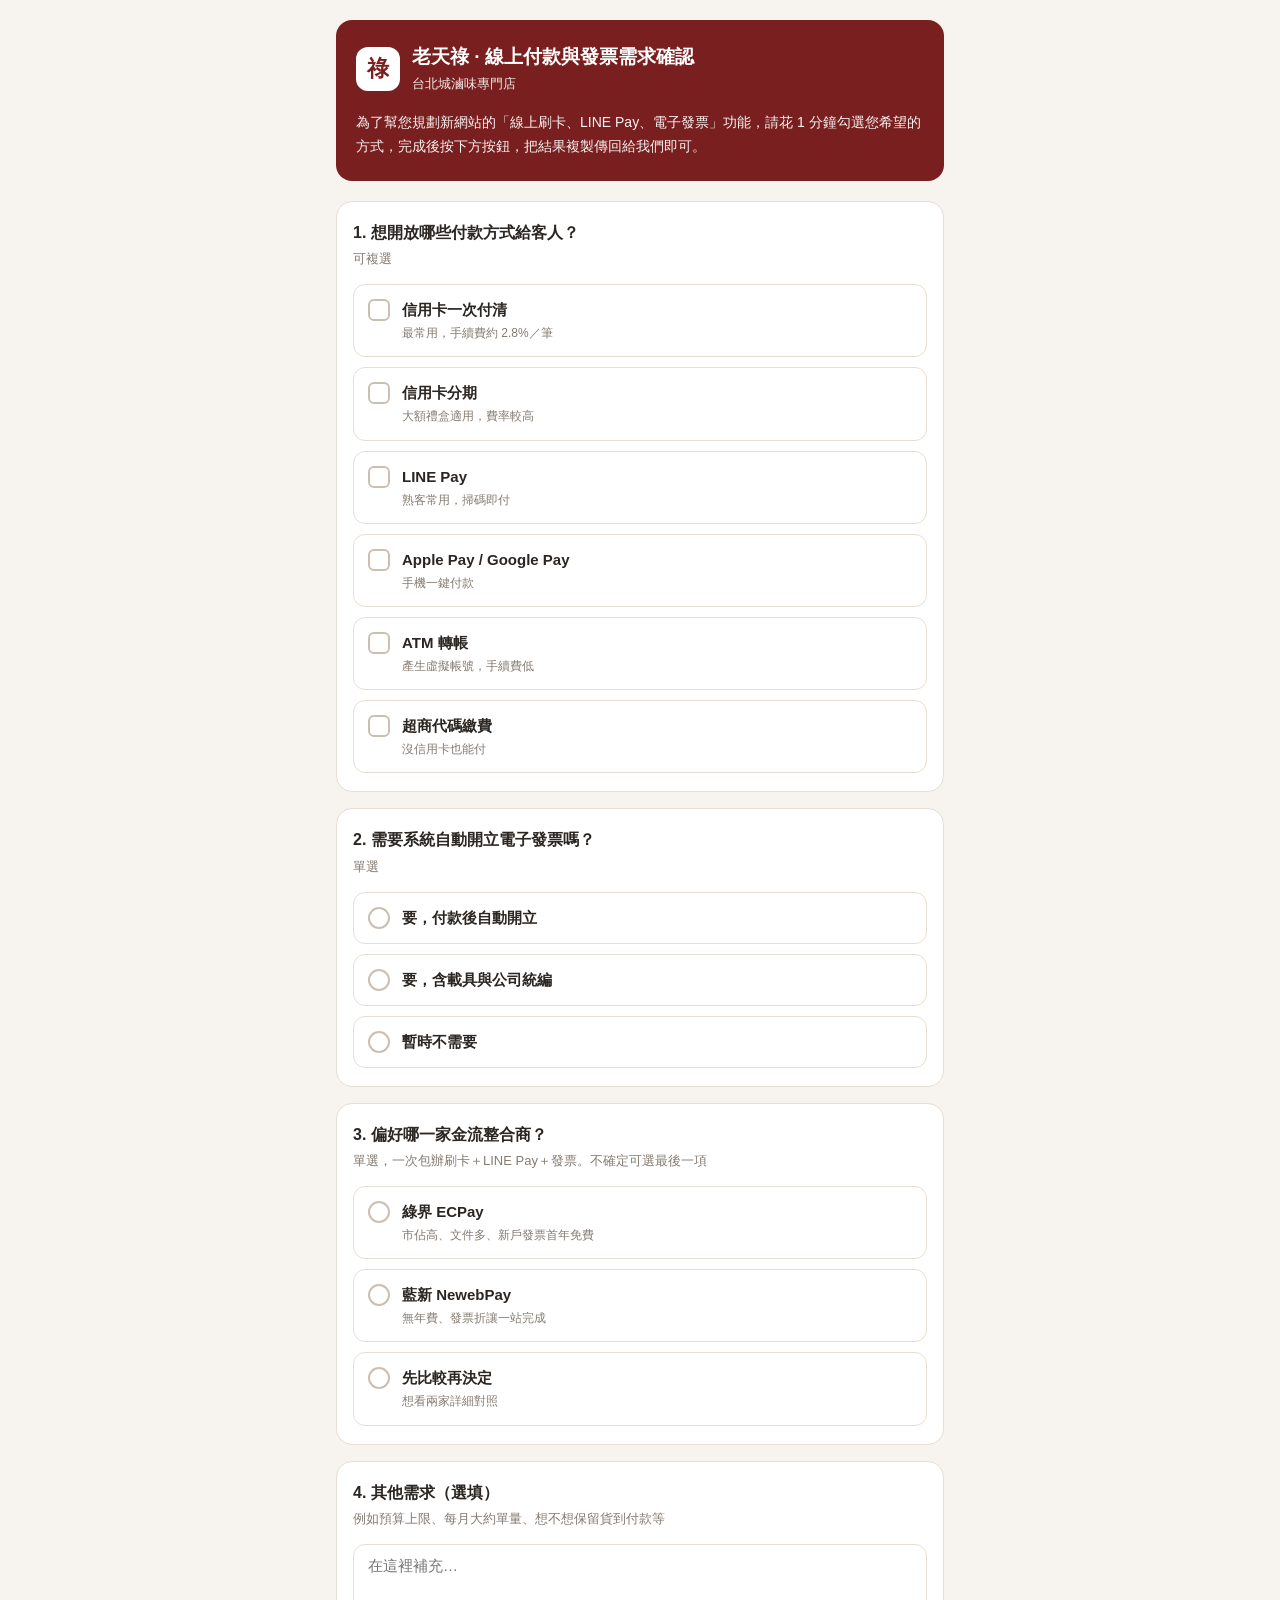
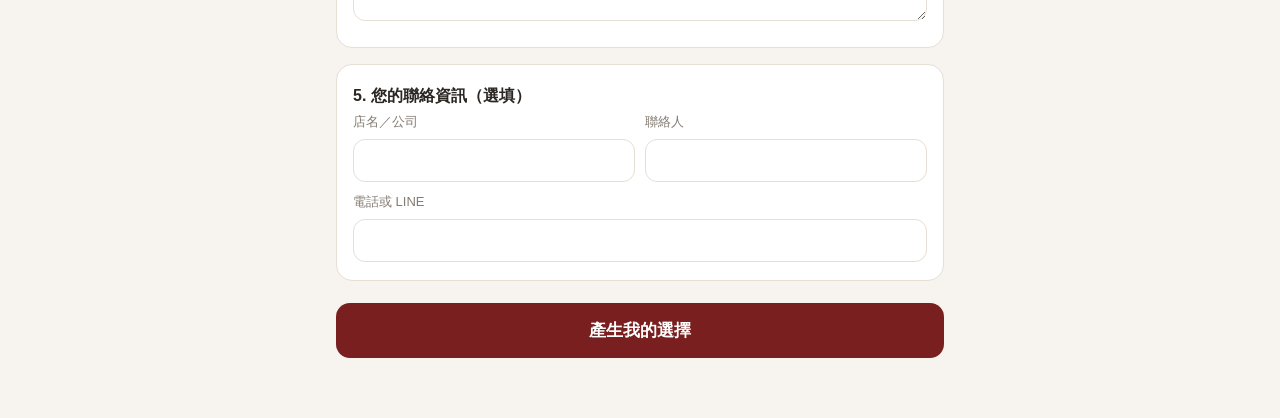
<file: menu.html>
<!DOCTYPE html>
<html lang="zh-Hant">
<head>
<meta charset="UTF-8">
<meta name="viewport" content="width=device-width, initial-scale=1.0">
<title>老天祿｜金流與發票需求確認單</title>
<style>
  :root{
    --brand:#7a1f1f;
    --brand-dark:#5c1616;
    --bg:#f7f3ee;
    --card:#ffffff;
    --ink:#2b2622;
    --muted:#847b72;
    --line:#e7ded4;
    --sel:#fbeee9;
  }
  *{box-sizing:border-box;-webkit-tap-highlight-color:transparent;}
  body{
    margin:0;font-family:-apple-system,"PingFang TC","Noto Sans TC","Microsoft JhengHei",sans-serif;
    background:var(--bg);color:var(--ink);line-height:1.6;
  }
  .wrap{max-width:640px;margin:0 auto;padding:20px 16px 60px;}
  header{
    background:var(--brand);color:#fff;border-radius:16px;padding:22px 20px;margin-bottom:20px;
  }
  header .logo{display:flex;align-items:center;gap:12px;}
  header .badge{width:44px;height:44px;border-radius:12px;background:#fff;color:var(--brand);
    display:flex;align-items:center;justify-content:center;font-weight:700;font-size:22px;}
  header h1{margin:0;font-size:19px;}
  header p{margin:2px 0 0;font-size:13px;opacity:.9;}
  header .desc{margin:16px 0 0;font-size:14px;opacity:.95;line-height:1.7;}
  .q{background:var(--card);border:1px solid var(--line);border-radius:16px;padding:18px 16px;margin-bottom:16px;}
  .q h2{margin:0 0 4px;font-size:16px;}
  .q .hint{margin:0 0 14px;font-size:13px;color:var(--muted);}
  .opts{display:grid;gap:10px;}
  .opts.two{grid-template-columns:1fr 1fr;}
  @media(max-width:480px){.opts.two{grid-template-columns:1fr;}}
  .opt{
    display:flex;gap:12px;align-items:flex-start;border:1.5px solid var(--line);border-radius:12px;
    padding:13px 14px;cursor:pointer;background:#fff;transition:.15s;user-select:none;
  }
  .opt:hover{border-color:#d8c9ba;}
  .opt.on{border-color:var(--brand);background:var(--sel);}
  .opt .mark{
    flex:0 0 auto;width:22px;height:22px;border:2px solid #cbbfb2;border-radius:6px;
    display:flex;align-items:center;justify-content:center;margin-top:1px;font-size:14px;color:#fff;background:#fff;transition:.15s;
  }
  .opt.radio .mark{border-radius:50%;}
  .opt.on .mark{background:var(--brand);border-color:var(--brand);}
  .opt .t{font-size:15px;font-weight:600;}
  .opt .s{font-size:12px;color:var(--muted);margin-top:2px;}
  textarea, input[type=text]{
    width:100%;border:1.5px solid var(--line);border-radius:12px;padding:12px 14px;font-size:15px;
    font-family:inherit;color:var(--ink);background:#fff;resize:vertical;
  }
  textarea:focus,input:focus{outline:none;border-color:var(--brand);}
  .row2{display:grid;grid-template-columns:1fr 1fr;gap:10px;}
  @media(max-width:480px){.row2{grid-template-columns:1fr;}}
  label.fld{display:block;font-size:13px;color:var(--muted);margin:0 0 6px;}
  .submit{
    width:100%;border:none;background:var(--brand);color:#fff;font-size:17px;font-weight:600;
    border-radius:14px;padding:16px;cursor:pointer;margin-top:6px;
  }
  .submit:active{background:var(--brand-dark);}
  .result{background:#fff;border:1px solid var(--line);border-radius:16px;padding:18px 16px;margin-top:18px;display:none;}
  .result h2{margin:0 0 10px;font-size:16px;}
  .result pre{
    background:var(--bg);border:1px solid var(--line);border-radius:12px;padding:14px;
    font-size:14px;white-space:pre-wrap;word-break:break-word;font-family:inherit;margin:0 0 12px;line-height:1.7;
  }
  .copy{width:100%;border:1.5px solid var(--brand);background:#fff;color:var(--brand);font-weight:600;
    font-size:15px;border-radius:12px;padding:13px;cursor:pointer;}
  .copy:active{background:var(--sel);}
  .note{font-size:12px;color:var(--muted);text-align:center;margin-top:12px;line-height:1.6;}
</style>
</head>
<body>
<div class="wrap">
  <header>
    <div class="logo">
      <div class="badge">祿</div>
      <div>
        <h1>老天祿 · 線上付款與發票需求確認</h1>
        <p>台北城滷味專門店</p>
      </div>
    </div>
    <p class="desc">為了幫您規劃新網站的「線上刷卡、LINE Pay、電子發票」功能，請花 1 分鐘勾選您希望的方式，完成後按下方按鈕，把結果複製傳回給我們即可。</p>
  </header>

  <div class="q">
    <h2>1. 想開放哪些付款方式給客人？</h2>
    <p class="hint">可複選</p>
    <div class="opts" data-name="付款方式" data-multi="1">
      <div class="opt" data-value="信用卡一次付清"><div class="mark">✓</div><div><div class="t">信用卡一次付清</div><div class="s">最常用，手續費約 2.8%／筆</div></div></div>
      <div class="opt" data-value="信用卡分期"><div class="mark">✓</div><div><div class="t">信用卡分期</div><div class="s">大額禮盒適用，費率較高</div></div></div>
      <div class="opt" data-value="LINE Pay"><div class="mark">✓</div><div><div class="t">LINE Pay</div><div class="s">熟客常用，掃碼即付</div></div></div>
      <div class="opt" data-value="Apple Pay / Google Pay"><div class="mark">✓</div><div><div class="t">Apple Pay / Google Pay</div><div class="s">手機一鍵付款</div></div></div>
      <div class="opt" data-value="ATM 轉帳（虛擬帳號）"><div class="mark">✓</div><div><div class="t">ATM 轉帳</div><div class="s">產生虛擬帳號，手續費低</div></div></div>
      <div class="opt" data-value="超商代碼繳費"><div class="mark">✓</div><div><div class="t">超商代碼繳費</div><div class="s">沒信用卡也能付</div></div></div>
    </div>
  </div>

  <div class="q">
    <h2>2. 需要系統自動開立電子發票嗎？</h2>
    <p class="hint">單選</p>
    <div class="opts" data-name="電子發票" data-multi="0">
      <div class="opt radio" data-value="要，付款後自動開立電子發票"><div class="mark">✓</div><div><div class="t">要，付款後自動開立</div></div></div>
      <div class="opt radio" data-value="要，且需要載具與公司統編"><div class="mark">✓</div><div><div class="t">要，含載具與公司統編</div></div></div>
      <div class="opt radio" data-value="暫時不需要發票"><div class="mark">✓</div><div><div class="t">暫時不需要</div></div></div>
    </div>
  </div>

  <div class="q">
    <h2>3. 偏好哪一家金流整合商？</h2>
    <p class="hint">單選，一次包辦刷卡＋LINE Pay＋發票。不確定可選最後一項</p>
    <div class="opts" data-name="金流商" data-multi="0">
      <div class="opt radio" data-value="綠界 ECPay"><div class="mark">✓</div><div><div class="t">綠界 ECPay</div><div class="s">市佔高、文件多、新戶發票首年免費</div></div></div>
      <div class="opt radio" data-value="藍新 NewebPay"><div class="mark">✓</div><div><div class="t">藍新 NewebPay</div><div class="s">無年費、發票折讓一站完成</div></div></div>
      <div class="opt radio" data-value="兩家都想比較後再決定"><div class="mark">✓</div><div><div class="t">先比較再決定</div><div class="s">想看兩家詳細對照</div></div></div>
    </div>
  </div>

  <div class="q">
    <h2>4. 其他需求（選填）</h2>
    <p class="hint">例如預算上限、每月大約單量、想不想保留貨到付款等</p>
    <textarea data-name="其他需求" rows="3" placeholder="在這裡補充…"></textarea>
  </div>

  <div class="q">
    <h2>5. 您的聯絡資訊（選填）</h2>
    <div class="row2">
      <div><label class="fld">店名／公司</label><input type="text" data-name="店名"></div>
      <div><label class="fld">聯絡人</label><input type="text" data-name="聯絡人"></div>
    </div>
    <div style="margin-top:10px"><label class="fld">電話或 LINE</label><input type="text" data-name="聯絡方式"></div>
  </div>

  <button class="submit" id="go">產生我的選擇</button>

  <div class="result" id="result">
    <h2>以下是您的選擇</h2>
    <pre id="summary"></pre>
    <button class="copy" id="copy">一鍵複製，傳回 LINE 給我們</button>
    <p class="note">複製後，請貼到 LINE 或 Email 傳回給我們，即可完成需求確認。</p>
  </div>
</div>

<script>
  document.querySelectorAll('.opts').forEach(function(group){
    var multi = group.getAttribute('data-multi') === '1';
    group.querySelectorAll('.opt').forEach(function(opt){
      opt.addEventListener('click', function(){
        if(!multi){
          group.querySelectorAll('.opt').forEach(function(o){o.classList.remove('on');});
          opt.classList.add('on');
        } else {
          opt.classList.toggle('on');
        }
      });
    });
  });

  function collect(){
    var lines = ['【老天祿 · 線上付款與發票需求確認單】',''];
    document.querySelectorAll('.opts').forEach(function(group){
      var name = group.getAttribute('data-name');
      var picked = [];
      group.querySelectorAll('.opt.on').forEach(function(o){ picked.push(o.getAttribute('data-value')); });
      lines.push('◆ ' + name + '：' + (picked.length ? picked.join('、') : '（未選）'));
    });
    document.querySelectorAll('[data-name]').forEach(function(el){
      if(el.tagName === 'TEXTAREA' || el.tagName === 'INPUT'){
        var v = el.value.trim();
        if(v) lines.push('◆ ' + el.getAttribute('data-name') + '：' + v);
      }
    });
    return lines.join('\n');
  }

  document.getElementById('go').addEventListener('click', function(){
    document.getElementById('summary').textContent = collect();
    document.getElementById('result').style.display = 'block';
    document.getElementById('result').scrollIntoView({behavior:'smooth'});
  });

  document.getElementById('copy').addEventListener('click', function(){
    var text = document.getElementById('summary').textContent;
    var btn = this;
    function done(){ btn.textContent = '已複製 ✓ 請貼到 LINE 傳回'; setTimeout(function(){ btn.textContent='一鍵複製，傳回 LINE 給我們'; },2500); }
    if(navigator.clipboard && navigator.clipboard.writeText){
      navigator.clipboard.writeText(text).then(done, function(){ fallback(text); done(); });
    } else { fallback(text); done(); }
  });

  function fallback(text){
    var ta = document.createElement('textarea');
    ta.value = text; document.body.appendChild(ta); ta.select();
    try{ document.execCommand('copy'); }catch(e){}
    document.body.removeChild(ta);
  }
</script>
</body>
</html>
</file>
